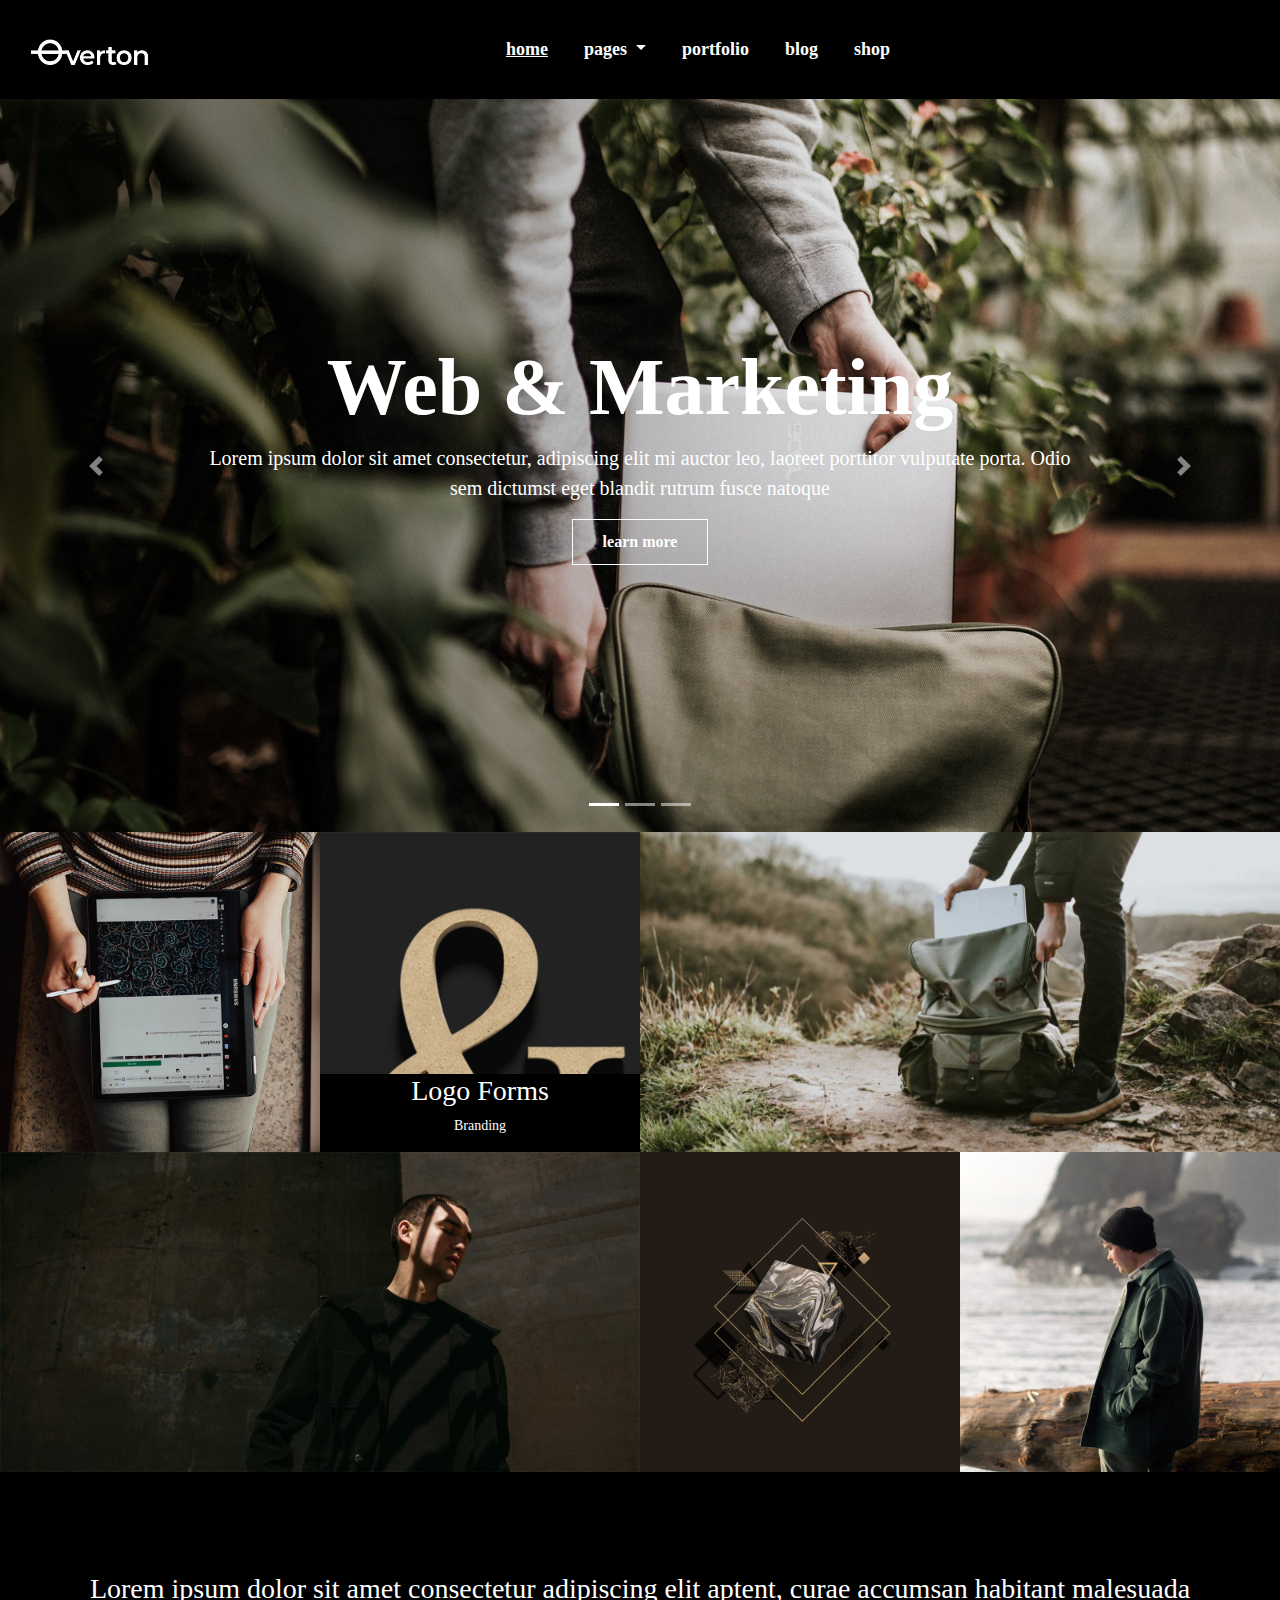
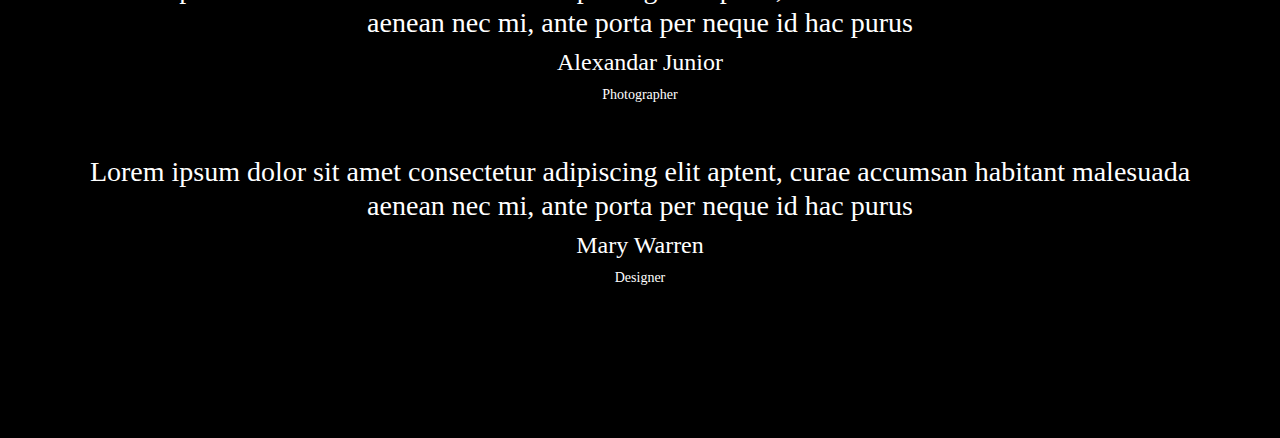
<file: index.html>
<!doctype html>
<html>
<head>
<meta charset="utf-8">
<title>Overton</title>
<meta name="viewport" content="width=device-width, initial-scale=1.0">
<link href="css/bootstrap.min.css" rel="stylesheet">
<link href="css/bootstrap-custom.css" rel="stylesheet">
<link href="css/style.css" rel="stylesheet">
	
</head>

<body>
	
	<header>
		<div class="container-fluid">
			<nav class="navbar navbar-expand-lg navbar-light bg-light">
  				<a class="navbar-brand" href="index.html">
					<img src="img/header-logo.png" class="img-fluid" alt="Overton">
				</a>
  <button class="navbar-toggler" type="button" data-toggle="collapse" data-target="#navbar" aria-controls="navbar" aria-expanded="false" aria-label="Toggle navigation">
    <span class="navbar-toggler-icon"></span>
  </button>

  <div class="collapse navbar-collapse" id="navbar">
    <ul class="navbar-nav mx-auto">
      <li class="nav-item active">
        <a class="nav-link" href="#">Home</a>
      </li>
	  <li class="nav-item dropdown">
        <a class="nav-link dropdown-toggle" href="#" id="navbarDropdown" role="button" data-toggle="dropdown" aria-haspopup="true" aria-expanded="false">
          Pages
        </a>
        <div class="dropdown-menu" aria-labelledby="navbarDropdown">
          <a class="dropdown-item" href="#">About Us</a>
          <a class="dropdown-item" href="#">About Me</a>
          <a class="dropdown-item" href="#">About Team</a>
		  <a class="dropdown-item" href="registro.html">Registro</a>
        </div>
      </li>
      <li class="nav-item">
        <a class="nav-link" href="#">Portfolio</a>
      </li>
      <li class="nav-item">
        <a class="nav-link" href="#">Blog</a>
      </li>
		<li class="nav-item">
        <a class="nav-link" href="#">Shop</a>
      </li>
      
      
    </ul>

  </div>
</nav>
		</div>
	</header>
	
	<section id="hero" class="d-none">
		<div class="container">
			
			<h1>Web & Marketing</h1>
			<p>Lorem ipsum dolor sit amet consectetur, adipiscing elit mi auctor leo, laoreet porttitor vulputate porta. Odio sem dictumst eget blandit rutrum fusce natoque</p>
			<a href="#" class="btn btn-light btn-rectangulo">Learn more</a>
			
		</div>
	</section>
	
	<section id="slides">
		
		<div id="carouselExampleIndicators" class="carousel slide" data-ride="carousel">
  <ol class="carousel-indicators">
    <li data-target="#carouselExampleIndicators" data-slide-to="0" class="active"></li>
    <li data-target="#carouselExampleIndicators" data-slide-to="1"></li>
    <li data-target="#carouselExampleIndicators" data-slide-to="2"></li>
  </ol>
  <div class="carousel-inner">
    <div class="carousel-item active">
      <img class="d-block w-100" src="img/slider-1.jpg" alt="Slide Overton 1">
		
		<article class="carousel-caption">
			
			<h1>Web & Marketing</h1>
			<p>Lorem ipsum dolor sit amet consectetur, adipiscing elit mi auctor leo, laoreet porttitor vulputate porta. Odio sem dictumst eget blandit rutrum fusce natoque</p>
			<a href="#" class="btn btn-light btn-rectangulo">Learn more</a>
			
		</article>
		
    </div>
    <div class="carousel-item">
      <img class="d-block w-100" src="img/slider-2.jpg" alt="Slide Overton 2">
		
		<article class="carousel-caption">
			
			<h1>Web & Marketing</h1>
			<p>Lorem ipsum dolor sit amet consectetur, adipiscing elit mi auctor leo, laoreet porttitor vulputate porta. Odio sem dictumst eget blandit rutrum fusce natoque</p>
			<a href="#" class="btn btn-light btn-rectangulo">Learn more</a>
			
		</article>
		
    </div>
    <div class="carousel-item">
      <img class="d-block w-100" src="img/slider-3.jpg" alt="Slide Overton 3">
		
		<article class="carousel-caption">
			
			<h1>Web & Marketing</h1>
			<p>Lorem ipsum dolor sit amet consectetur, adipiscing elit mi auctor leo, laoreet porttitor vulputate porta. Odio sem dictumst eget blandit rutrum fusce natoque</p>
			<a href="#" class="btn btn-light btn-rectangulo">Learn more</a>
			
		</article>
		
    </div>
  </div>
			
  <a class="carousel-control-prev" href="#carouselExampleIndicators" role="button" data-slide="prev">
    <span class="carousel-control-prev-icon" aria-hidden="true"></span>
    <span class="sr-only">Previous</span>
  </a>
  <a class="carousel-control-next" href="#carouselExampleIndicators" role="button" data-slide="next">
    <span class="carousel-control-next-icon" aria-hidden="true"></span>
    <span class="sr-only">Next</span>
  </a>
</div>
		
	</section>
	
	<section id="services">
		<div class="container">
			
			<div class="row">
				
				<article class="col-md-3 col-sm-6 col-xs-12">
				</article>
				
				<article class="col-md-3 col-sm-6 col-xs-12">
				</article>
				
				<article class="col-md-3 col-sm-6 col-xs-12">
				</article>
				
				<article class="col-md-3 col-sm-6 col-xs-12">
				</article>
				
			</div>
			
		</div>
	</section>
	
	<section id="fotos">
		<div class="container-fluid px-0">
			
			<div class="row no-gutters">
				<article class="col-md-3 col-sm-12 col-xs-12">
					<div class="foto">
					
						<img src="img/port-img-1.jpg" class="img-fluid" alt="portafolio 1">
						
						<div class="overlay">
							<div class="info-foto">
								<h3>Design Idea</h3>
								<p>Branding</p>
							</div>
						</div>
					
					
					</div>
					
					
				</article>
				
				<article class="col-md-3 col-sm-12 col-xs-12" id="logo-forms">
					<div class="foto">
					
						<img src="img/port-img-2.jpg" class="img-fluid" alt="portafolio 2">
						
						<div class="overlay bg-over-blue">
							
						</div>
						<div class="info-foto">
								<h3>Logo Forms</h3>
								<p>Branding</p>
							</div>
					
					
					</div>
				</article>
				
				<article class="col-md-6 col-sm-12 col-xs-12">
					<img src="img/port-img-3.jpg" class="img-fluid" alt="portafolio 3">
				</article>
			</div>
			
			<div class="row no-gutters">
				<article class="col-md-6 col-sm-12 col-xs-12">
					<img src="img/port-img-4.jpg" class="img-fluid" alt="portafolio 4">
				</article>
				
				<article class="col-md-3 col-sm-12 col-xs-12">
					<img src="img/port-img-5.jpg" class="img-fluid" alt="portafolio 5">
				</article>
				
				<article class="col-md-3 col-sm-12 col-xs-12">
					<img src="img/port-img-6.jpg" class="img-fluid" alt="portafolio 6">
				</article>
			</div>
			
			
			
		</div>
	</section>
	
	
	<section id="scroll">		
		<div class="container">
			
			<div class="info-scroll">
				<h3>Lorem ipsum dolor sit amet consectetur adipiscing elit aptent, curae accumsan habitant malesuada aenean nec mi, ante porta per neque id hac purus</h3>
				<h4>Alexandar Junior</h4>
				<p>Photographer</p>
				
			</div>
			<div class="info-scroll">
				<h3>Lorem ipsum dolor sit amet consectetur adipiscing elit aptent, curae accumsan habitant malesuada aenean nec mi, ante porta per neque id hac purus</h3>
				<h4>Mary Warren</h4>
				<p>Designer</p>			
			</div>
			
		</div>
	</section>
	
	
	
	
	
	<script src="js/jquery.min.js"></script>
	<script src="js/bootstrap.min.js"></script>
	
	
	
	<!-- Global site tag (gtag.js) - Google Analytics -->
<script async src="https://www.googletagmanager.com/gtag/js?id=UA-135369845-1"></script>
<script>
  window.dataLayer = window.dataLayer || [];
  function gtag(){dataLayer.push(arguments);}
  gtag('js', new Date());

  gtag('config', 'UA-135369845-1');
</script>

	
</body>
</html>
</file>
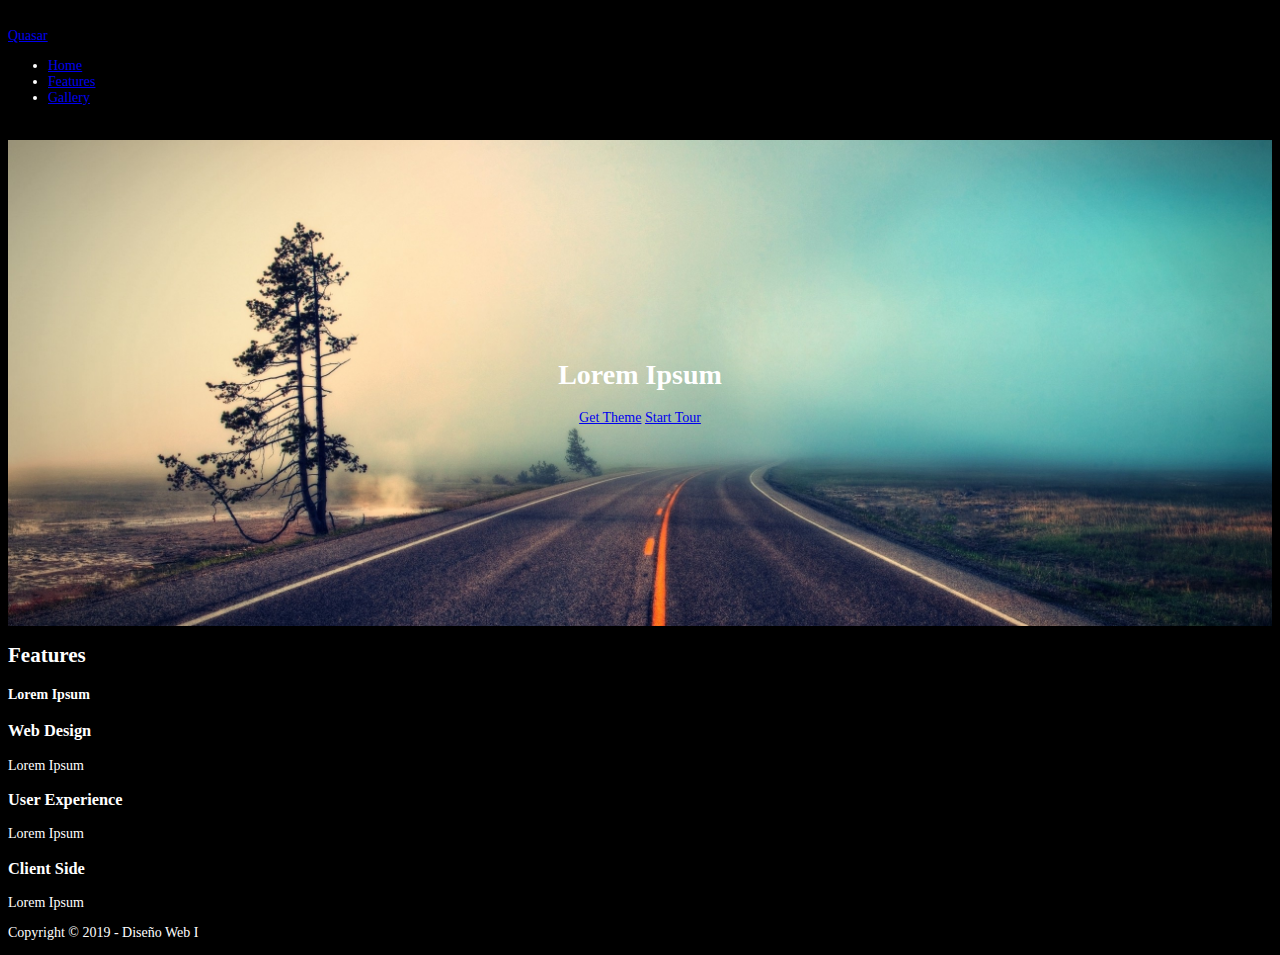
<file: quasar.html>
<!doctype html>
<html>
<head>
<meta charset="utf-8">
<title>Quasar</title>
<link href="css/style.css" rel="stylesheet">
</head>

<body>
	
	<header>
		<a href="quasar.html" class="quasar">Quasar</a>
		
		<nav>
			<ul class="menu">
				<li><a href="quasar.html">Home</a></li>
				<li><a href="#">Features</a></li>
				<li><a href="#">Gallery</a></li>
			</ul>
		</nav>
	</header>
	
	
	<section id="primera-seccion">
		<h1>Lorem Ipsum</h1>
		<a href="#" class="boton boton-naranja">Get Theme</a>
		<a href="#" class="boton boton-azul">Start Tour</a>		
	</section>
	
	<section id="s2">
		<h2>Features</h2>	
		<h4>Lorem Ipsum</h4>
		
		<article>
			<h3>Web Design</h3>	
			<p>Lorem Ipsum</p>
		</article>
		
		<article>
			<h3>User Experience</h3>	
			<p>Lorem Ipsum</p>
		</article>
		
		<article>
			<h3>Client Side</h3>	
			<p>Lorem Ipsum</p>
		</article>
		
	</section>
	
	
	<footer>
		<p>Copyright &copy; 2019 - Diseño Web I</p>		
	</footer>
	
	
	
	
	
</body>
</html>
</file>
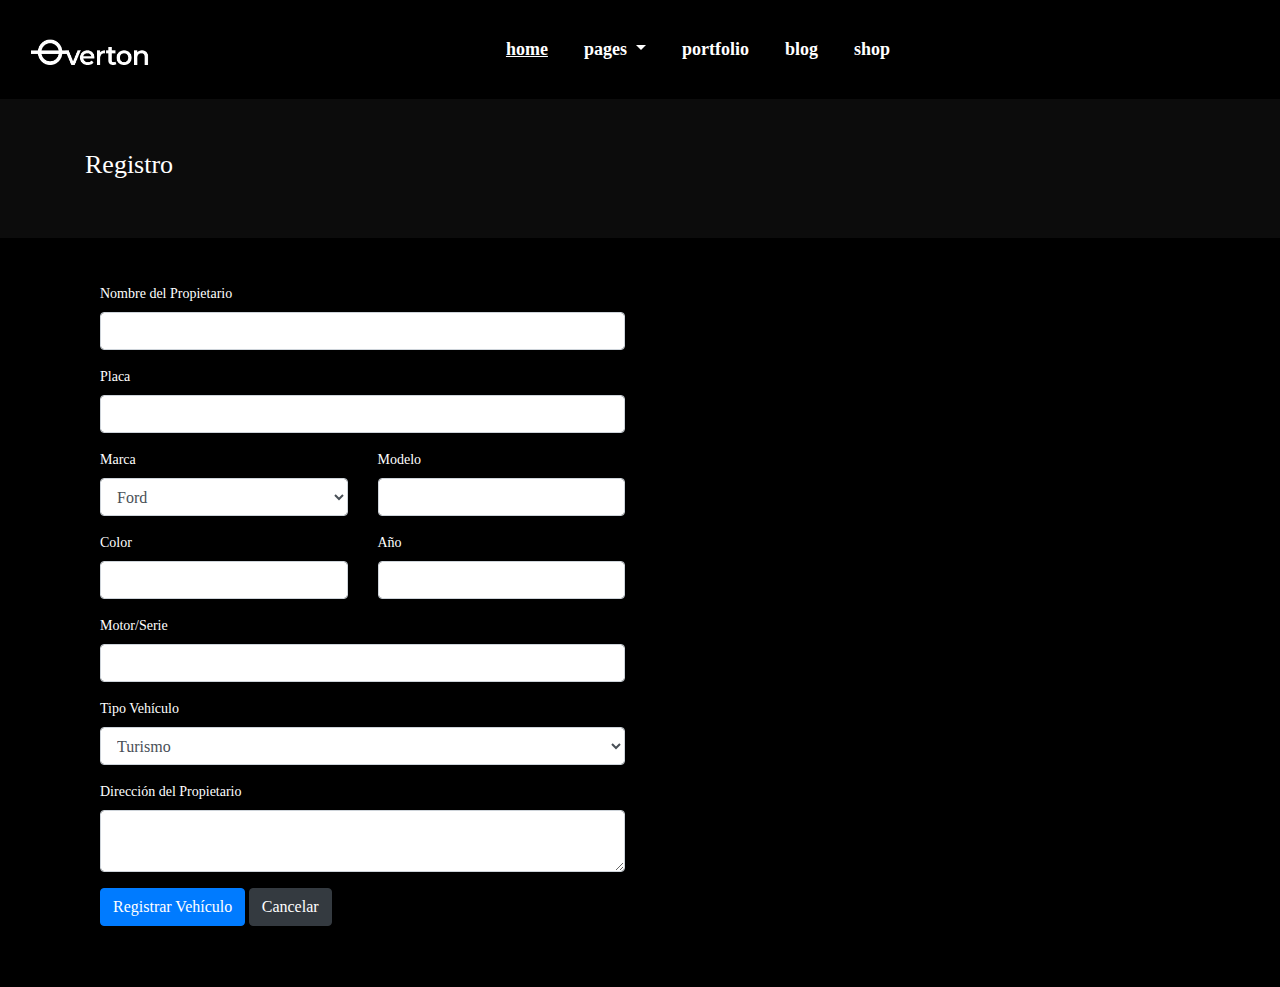
<file: registro.html>
<!doctype html>
<html>
<head>
<meta charset="utf-8">
<title>Registro de Vehículos - Overton</title>
<meta name="viewport" content="width=device-width, initial-scale=1.0">
<link href="css/bootstrap.min.css" rel="stylesheet">
<link href="css/bootstrap-custom.css" rel="stylesheet">
<link href="css/style.css" rel="stylesheet">

	
<meta name="Description" content="Registro vehicular para el sistema del instituto de la propiedad de Honduras">
<meta name="Keywords" content="registro de vehículo, overton, registro, vehiculo, propietario, registrar placa, placa de carro, registrar carro">
	
</head>

<body>
	
	<header>
		<div class="container-fluid">
			<nav class="navbar navbar-expand-lg navbar-light bg-light">
  				<a class="navbar-brand" href="index.html">
					<img src="img/header-logo.png" class="img-fluid" alt="Overton">
				</a>
  <button class="navbar-toggler" type="button" data-toggle="collapse" data-target="#navbar" aria-controls="navbar" aria-expanded="false" aria-label="Toggle navigation">
    <span class="navbar-toggler-icon"></span>
  </button>

  <div class="collapse navbar-collapse" id="navbar">
    <ul class="navbar-nav mx-auto">
      <li class="nav-item active">
        <a class="nav-link" href="#">Home</a>
      </li>
	  <li class="nav-item dropdown">
        <a class="nav-link dropdown-toggle" href="#" id="navbarDropdown" role="button" data-toggle="dropdown" aria-haspopup="true" aria-expanded="false">
          Pages
        </a>
        <div class="dropdown-menu" aria-labelledby="navbarDropdown">
          <a class="dropdown-item" href="#">About Us</a>
          <a class="dropdown-item" href="#">About Me</a>
          <a class="dropdown-item" href="#">About Team</a>
        </div>
      </li>
      <li class="nav-item">
        <a class="nav-link" href="#">Portfolio</a>
      </li>
      <li class="nav-item">
        <a class="nav-link" href="#">Blog</a>
      </li>
		<li class="nav-item">
        <a class="nav-link" href="#">Shop</a>
      </li>
      
      
    </ul>

  </div>
</nav>
		</div>
	</header>
	
	<section id="page-header">
		<div class="container">
			<div class="row">
				<article class="col-md-6 col-sm-12 col-xs-12">
					<h1>Registro</h1>
				</article>
				<article class="col-md-6 col-sm-12 col-xs-12">
				</article>
			</div>
		</div>
	</section>
	
	
	<section id="content">
		<div class="container">
			
			<form method="post" action="" class="col-md-6">
				
				<div class="form-group">
					<label>Nombre del Propietario</label>
					<input type="text" name="nombre" id="nombre" class="form-control" required>
				</div>
				
				<div class="form-group">
					<label>Placa</label>
					<input type="number" name="placa" id="placa" class="form-control" required>
				</div>
				
				<div class="row">
					<div class="form-group col-md-6">
						<label>Marca</label>
						<select name="marca" id="marca" class="form-control">
							<optgroup label="Estados Unidos">
								<option value="Ford">Ford</option>
							</optgroup>
							<optgroup label="Japones">
								<option value="Toyota">Toyota</option>
								<option value="Mazda">Mazda</option>
								<option value="Honda">Honda</option>
								<option value="Suzuki">Suzuki</option>
							</optgroup>						
							<option value="Kia">Kia</option>
							<option value="BMW">BMW</option>
							
						</select>
					</div>
					
					<div class="form-group col-md-6">
						<label>Modelo</label>
						<input type="text" name="modelo" id="modelo" class="form-control" required>
					</div>
				</div>
				
				<div class="row">
					<div class="form-group col-md-6">
						<label>Color</label>
						<input type="text" name="color" id="color" class="form-control">
					</div>
					<div class="form-group col-md-6">
						<label>Año</label>
						<input type="number" name="anio" id="anio" class="form-control" required>
					</div>
					
				</div>
				
				<div class="form-group">
					<label>Motor/Serie</label>
					<input type="text" name="motor" id="motor" class="form-control" required>
					
				</div>
				
				
				<div class="form-group">
						<label>Tipo Vehículo</label>
						<select name="tipo" id="tipo" class="form-control">
			
							<option value="Turismo">Turismo</option>
							<option value="Camioneta">Camioneta</option>
							<option value="Pickup">Pickup</option>
							<option value="Busito">Busito</option>
							
						</select>
				</div>
				
				
				<div class="form-group">
					<label>Dirección del Propietario</label>
					<textarea name="direccion" id="direccion" class="form-control"></textarea>					
				</div>
				
				<div class="form-group">
					<button type="submit" class="btn btn-primary">Registrar Vehículo</button>
					<button type="reset" class="btn btn-dark">Cancelar</button>
				</div>
			</form>
		</div>
	</section>
	
	
	<script src="js/jquery.min.js"></script>
	<script src="js/bootstrap.min.js"></script>
	
	
	<!-- Global site tag (gtag.js) - Google Analytics -->
<script async src="https://www.googletagmanager.com/gtag/js?id=UA-135369845-1"></script>
<script>
  window.dataLayer = window.dataLayer || [];
  function gtag(){dataLayer.push(arguments);}
  gtag('js', new Date());

  gtag('config', 'UA-135369845-1');
</script>

	
</body>
</html>
</file>
<file: css/style.css>
body{
	font-family: Segoe UI;
	color: #fff;
	font-size: 14px;
	background-color: #000;
}
header{
	padding: 20px 0;
}

#hero{
	background-image: url(../img/slider-3.jpg);
	background-repeat: no-repeat;
	background-position: center;
	background-size: cover;
	padding: 200px 0;
}
#hero h1{
	font-size: 80px;
	font-weight: 700;
}
#hero p{
	font-size: 20px;
}

.btn-rectangulo{
	background-color: transparent;
	border:1px solid #fff;
	color: #fff;
	border-radius: 0;
	padding: 10px 30px;
	text-transform: lowercase;
	font-weight: 600;
}
.btn-rectangulo:hover{
	background-color: #fff;
	color: #000;
}

#primera-seccion{
	/*background-color: #212121;*/
	background-image: url(../img/bg-camino.jpg);
	background-repeat: no-repeat;
	background-position: center;
	background-size: cover;
	color: #fff;
	text-align: center;
	/*height: 250px;*/
	padding: 200px 0;
	
}

#scroll{
	padding: 100px 0;
}
#scroll .info-scroll{
	text-align: center;
	margin-bottom: 50px;
}


.foto{
	position: relative;
}

.overlay{
	position: absolute;
	top: 40%;
	left: 0;
	width:90%;
	padding: 30px 40px;
	background-color: rgba(0,0,0,0.70);
	opacity: 0;
	transition: all 0.3s ease-in-out;
}
.foto:hover .overlay{
	opacity: 1;
	transition: all 0.3s ease-in-out;
}

.bg-over-blue{
	background-color: rgba(3,46,77,0.80);
}
#logo-forms .overlay{
	top: 0;
	width: 100%;
	height: 100%;
	opacity: 0;
	z-index: 1;
}
#logo-forms .info-foto{
	position: absolute;
	bottom:0;
	left: 0;
	width: 100%;
	text-align: center;
	background-color: #000;
	z-index: 2;
}
#logo-forms .foto:hover .overlay{
	opacity: 1;
	transition: all 0.3s ease-in-out;
}


#page-header{
	background-color: #0c0c0c;
	color: #fff;
	padding: 50px 0;
}
#page-header h1{
	font-size: 26px;
}
#content{
	padding: 45px 0; 
}
</file>
